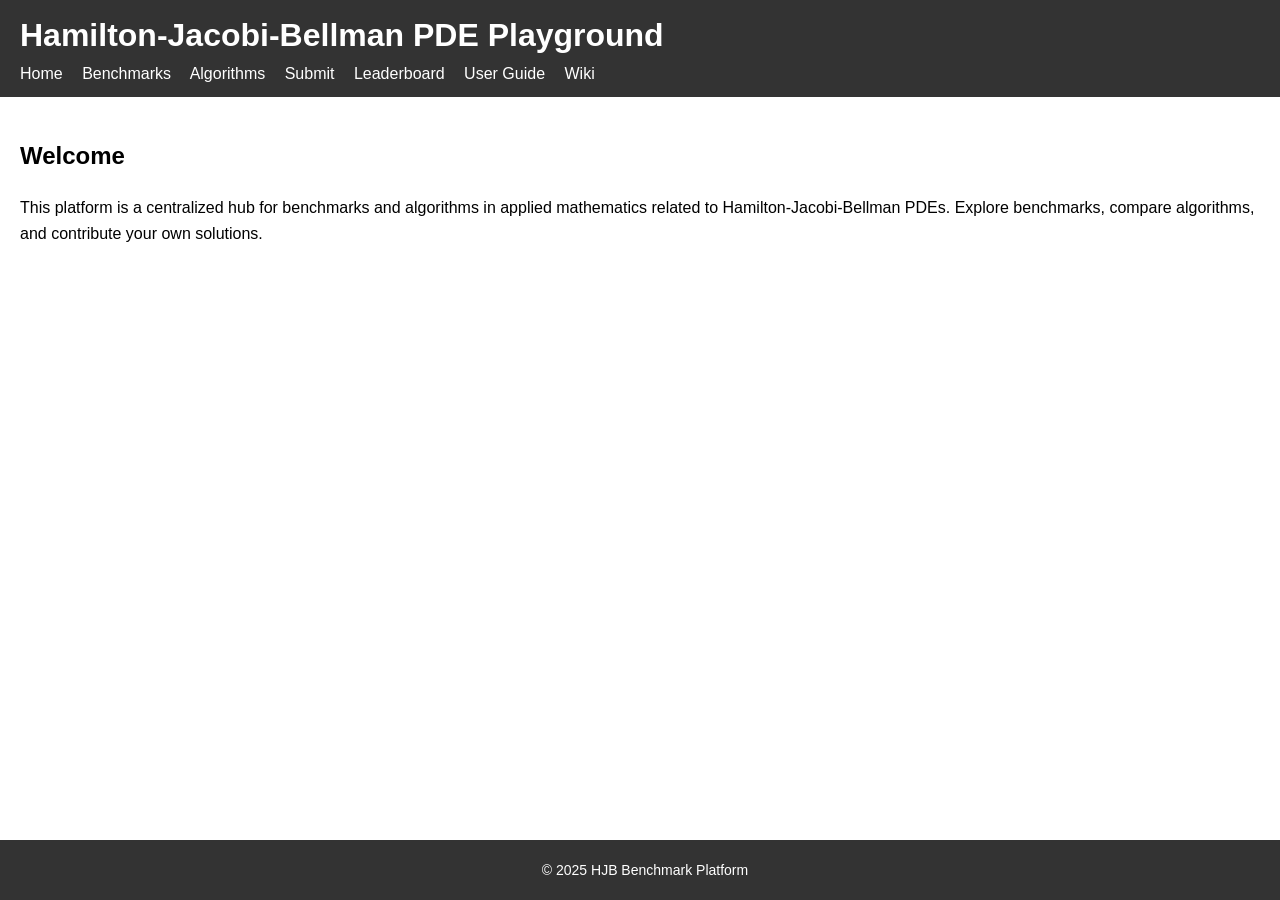
<file: index.html>
<!DOCTYPE html>
<html lang="en">
<head>
    <meta charset="UTF-8">
    <meta name="viewport" content="width=device-width, initial-scale=1.0">
    <title>Applied Math Benchmark Platform - Redirecting...</title>
    <meta http-equiv="refresh" content="0; url=docs/index.html">
    <script>
        window.location.href = "docs/index.html";
    </script>
</head>
<body>
    <p>Redirecting to the platform... <a href="docs/index.html">Click here if not redirected automatically</a></p>
</body>
</html>
</file>
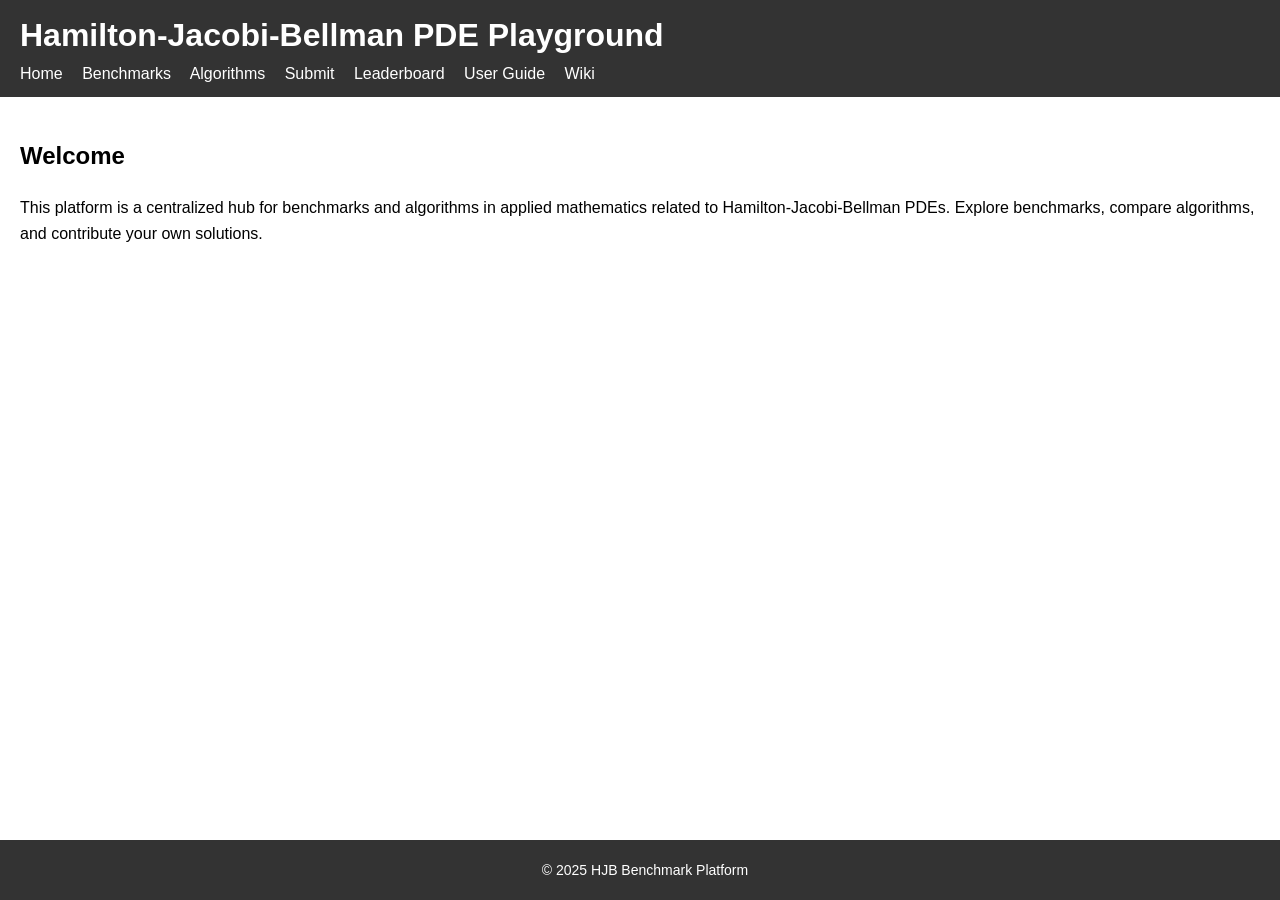
<file: docs/index.html>
<!DOCTYPE html>
<html lang="en">
<head>
    <meta charset="UTF-8">
    <meta name="viewport" content="width=device-width, initial-scale=1.0">
    <title>Applied Math Benchmark Platform</title>
    <link rel="stylesheet" href="styles.css">
</head>
<body>
    <div id="header"></div>
    <main>
        <section>
            <h2>Welcome</h2>
            <p>This platform is a centralized hub for benchmarks and algorithms in applied mathematics related to Hamilton-Jacobi-Bellman PDEs. Explore benchmarks, compare algorithms, and contribute your own solutions.</p>
        </section>
    </main>
    <div id="footer"></div>
    <script src="scripts/main.js"></script>
</body>
</html>
</file>
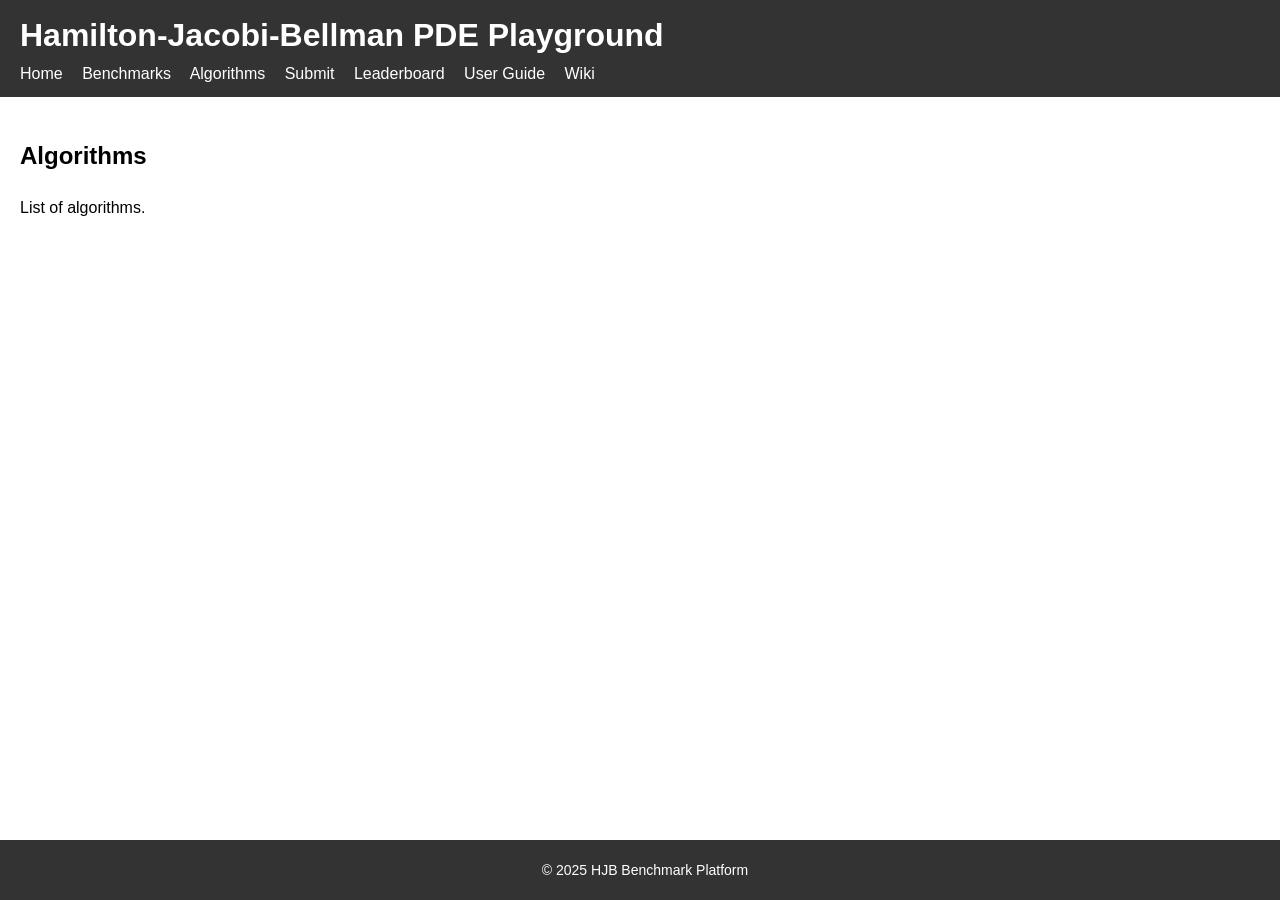
<file: docs/algorithms.html>
<!DOCTYPE html>
<html lang="en">
<head>
    <meta charset="UTF-8">
    <meta name="viewport" content="width=device-width, initial-scale=1.0">
    <title>Algorithms</title>
    <link rel="stylesheet" href="styles.css">
</head>
<body>
    <div id="header"></div>
    <main>
        <section>
            <h2>Algorithms</h2>
            <p>List of algorithms.</p>
        </section>
    </main>
    <div id="footer"></div>
    <script src="scripts/main.js"></script>
</body>
</html>
</file>
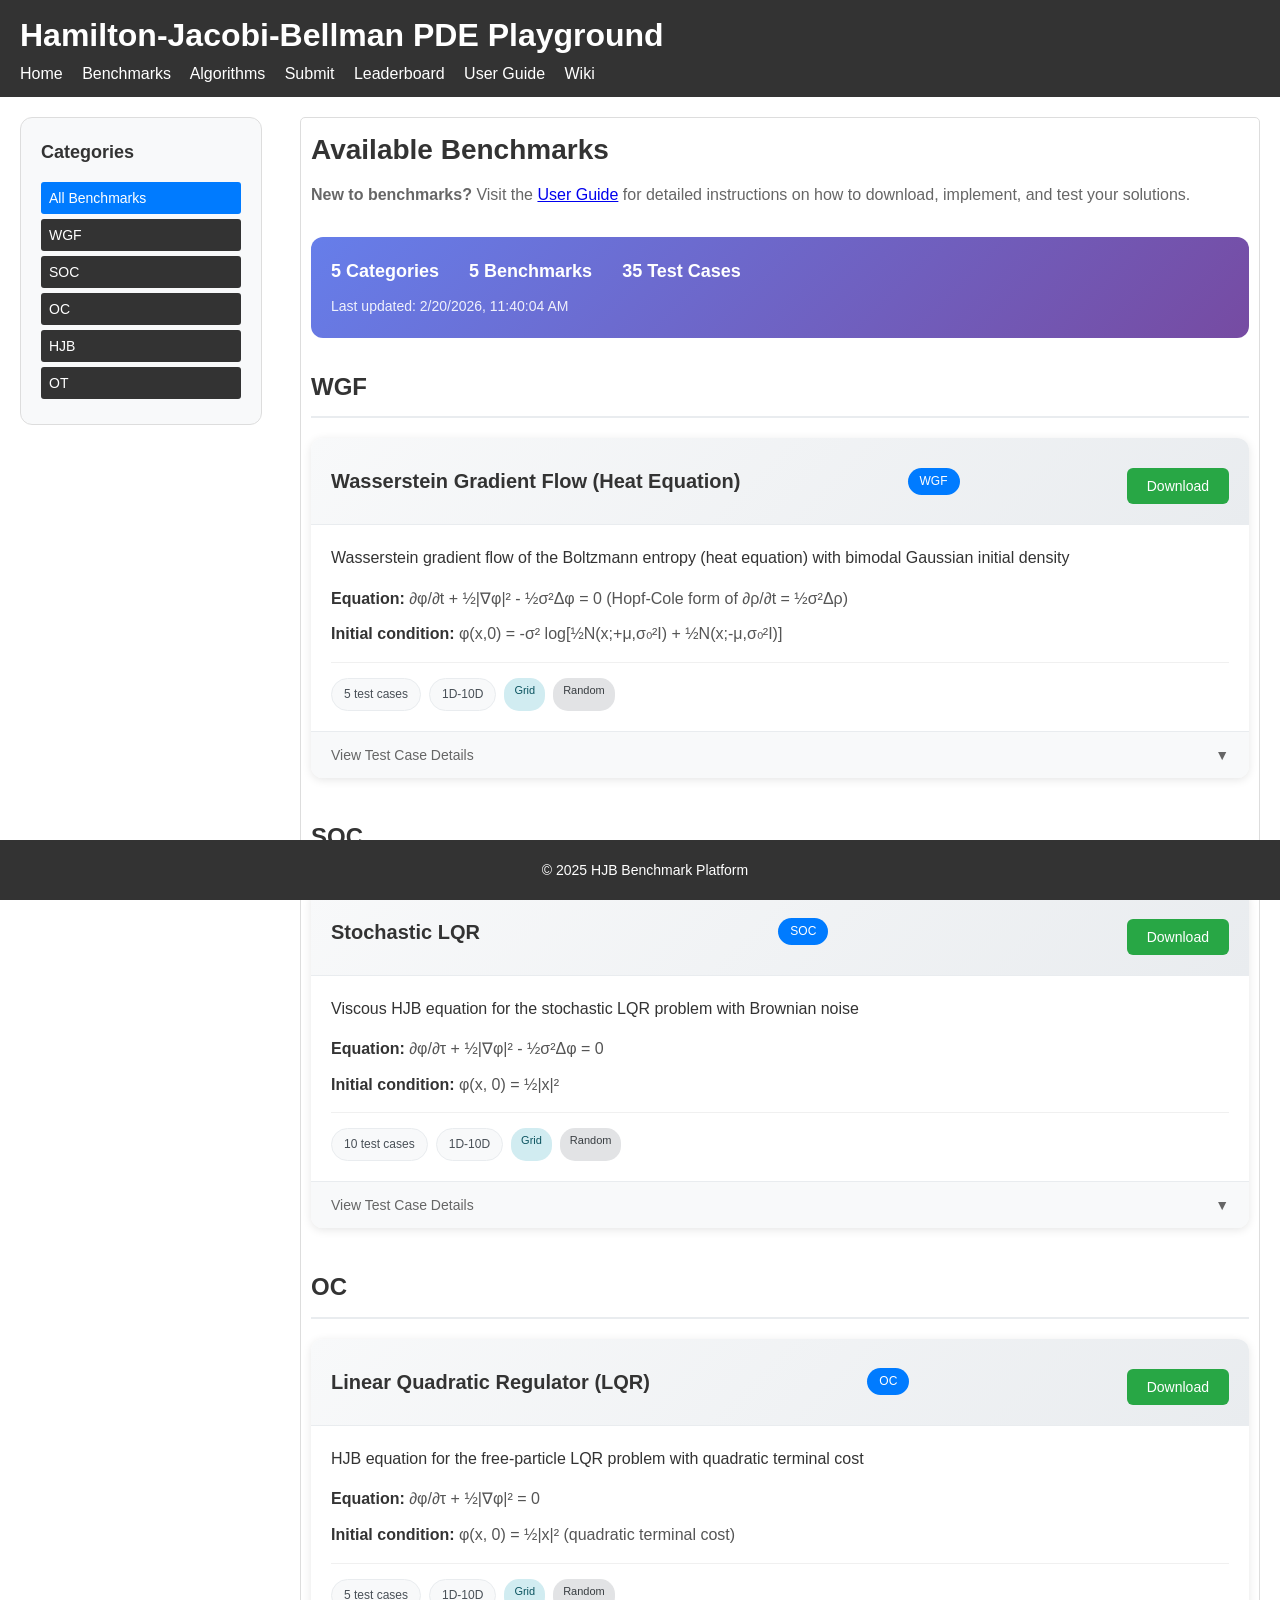
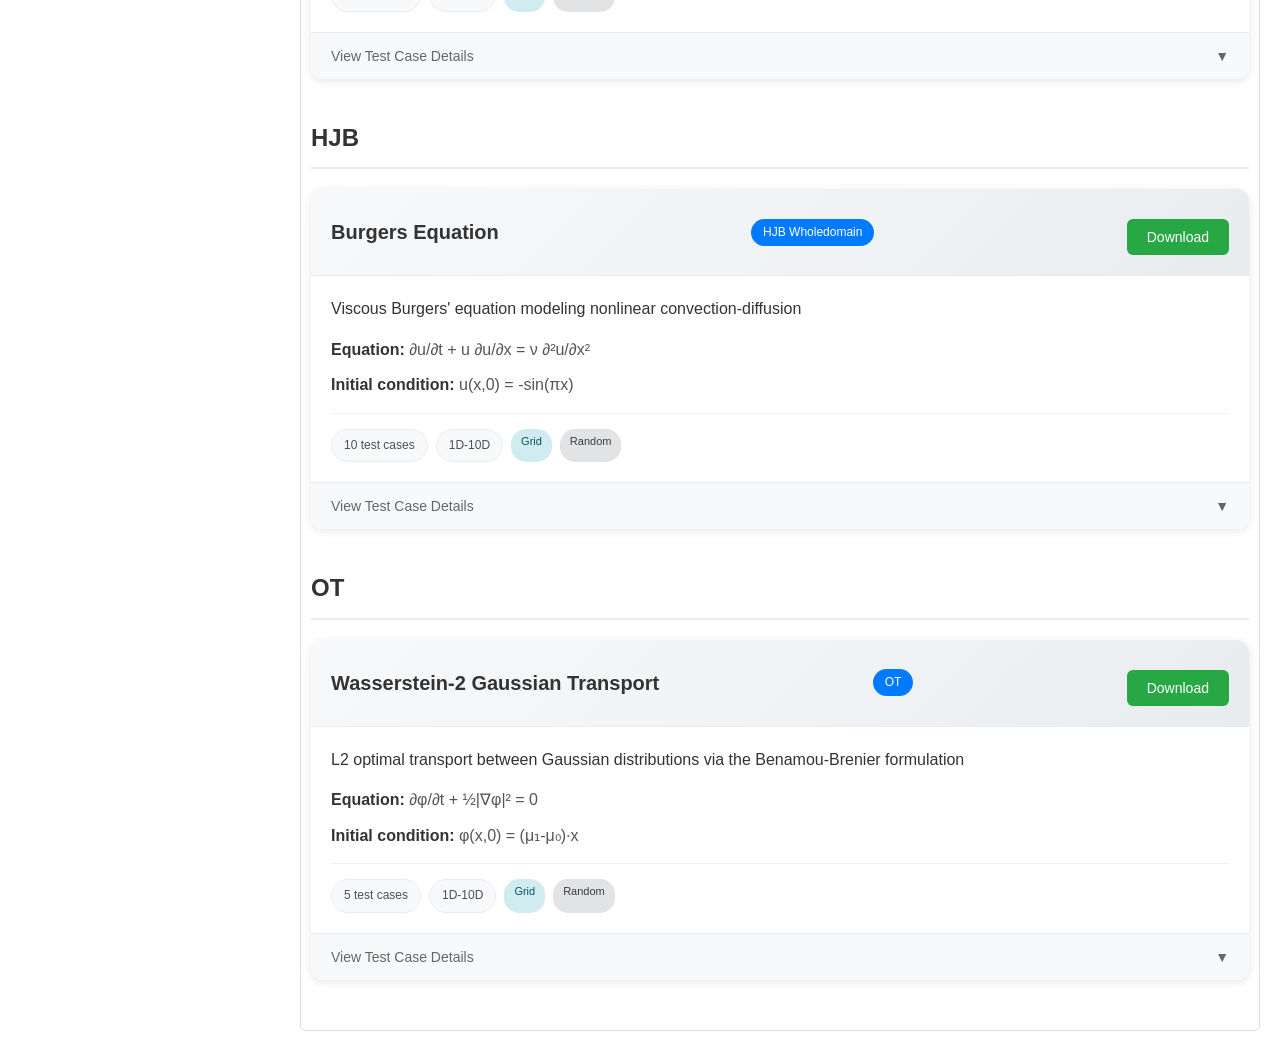
<file: docs/benchmarks.html>
<!DOCTYPE html>
<html lang="en">
<head>
    <meta charset="UTF-8">
    <meta name="viewport" content="width=device-width, initial-scale=1.0">
    <title>Benchmarks - HJB PDE Playground</title>
    <link rel="stylesheet" href="styles.css">
</head>
<body>
    <div id="header"></div>
    <main class="benchmarks-layout">
        <aside class="sidebar">
            <h3>Categories</h3>
            <div id="categories-list">
                <!-- Categories will be dynamically loaded -->
                <div id="categories-loading">Loading categories...</div>
            </div>
        </aside>
        <section class="content">
            <h2>Available Benchmarks</h2>
            <p><strong>New to benchmarks?</strong> Visit the <a href="user_guide.html">User Guide</a> for detailed instructions on how to download, implement, and test your solutions.</p>
            
            <!-- Benchmark Summary (dynamically populated) -->
            <div id="benchmark-summary" style="display: none;">
                <div class="summary-stats">
                    <span class="stat" id="total-categories">0 Categories</span>
                    <span class="stat" id="total-benchmarks">0 Benchmarks</span>
                    <span class="stat" id="total-test-cases">0 Test Cases</span>
                </div>
                <p class="last-updated" id="last-updated"></p>
            </div>
            
            <!-- Problems List (dynamically populated) -->
            <div id="problems-list">
                <div id="benchmarks-loading">Loading benchmarks...</div>
            </div>
        </section>
    </main>
    <div id="footer"></div>
    <script src="scripts/main.js"></script>
    <script src="scripts/benchmarks.js"></script>
</body>
</html>
</file>
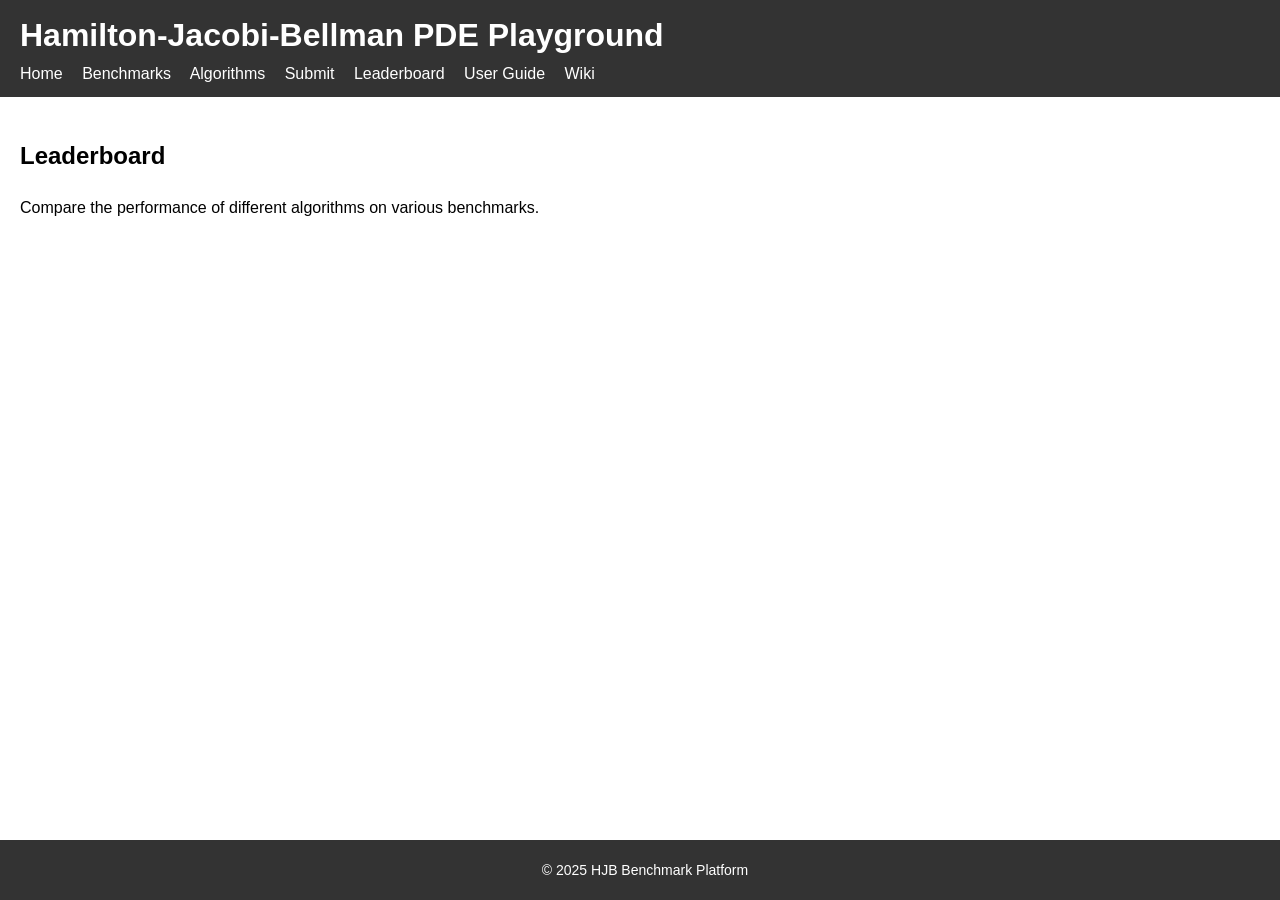
<file: docs/leaderboard.html>
<!DOCTYPE html>
<html lang="en">
<head>
    <meta charset="UTF-8">
    <meta name="viewport" content="width=device-width, initial-scale=1.0">
    <title>Leaderboard</title>
    <link rel="stylesheet" href="styles.css">
</head>
<body>
    <div id="header"></div>
    <main>
        <section>
            <h2>Leaderboard</h2>
            <p>Compare the performance of different algorithms on various benchmarks.</p>
        </section>
    </main>
    <div id="footer"></div>
    <script src="scripts/main.js"></script>
</body>
</html>
</file>
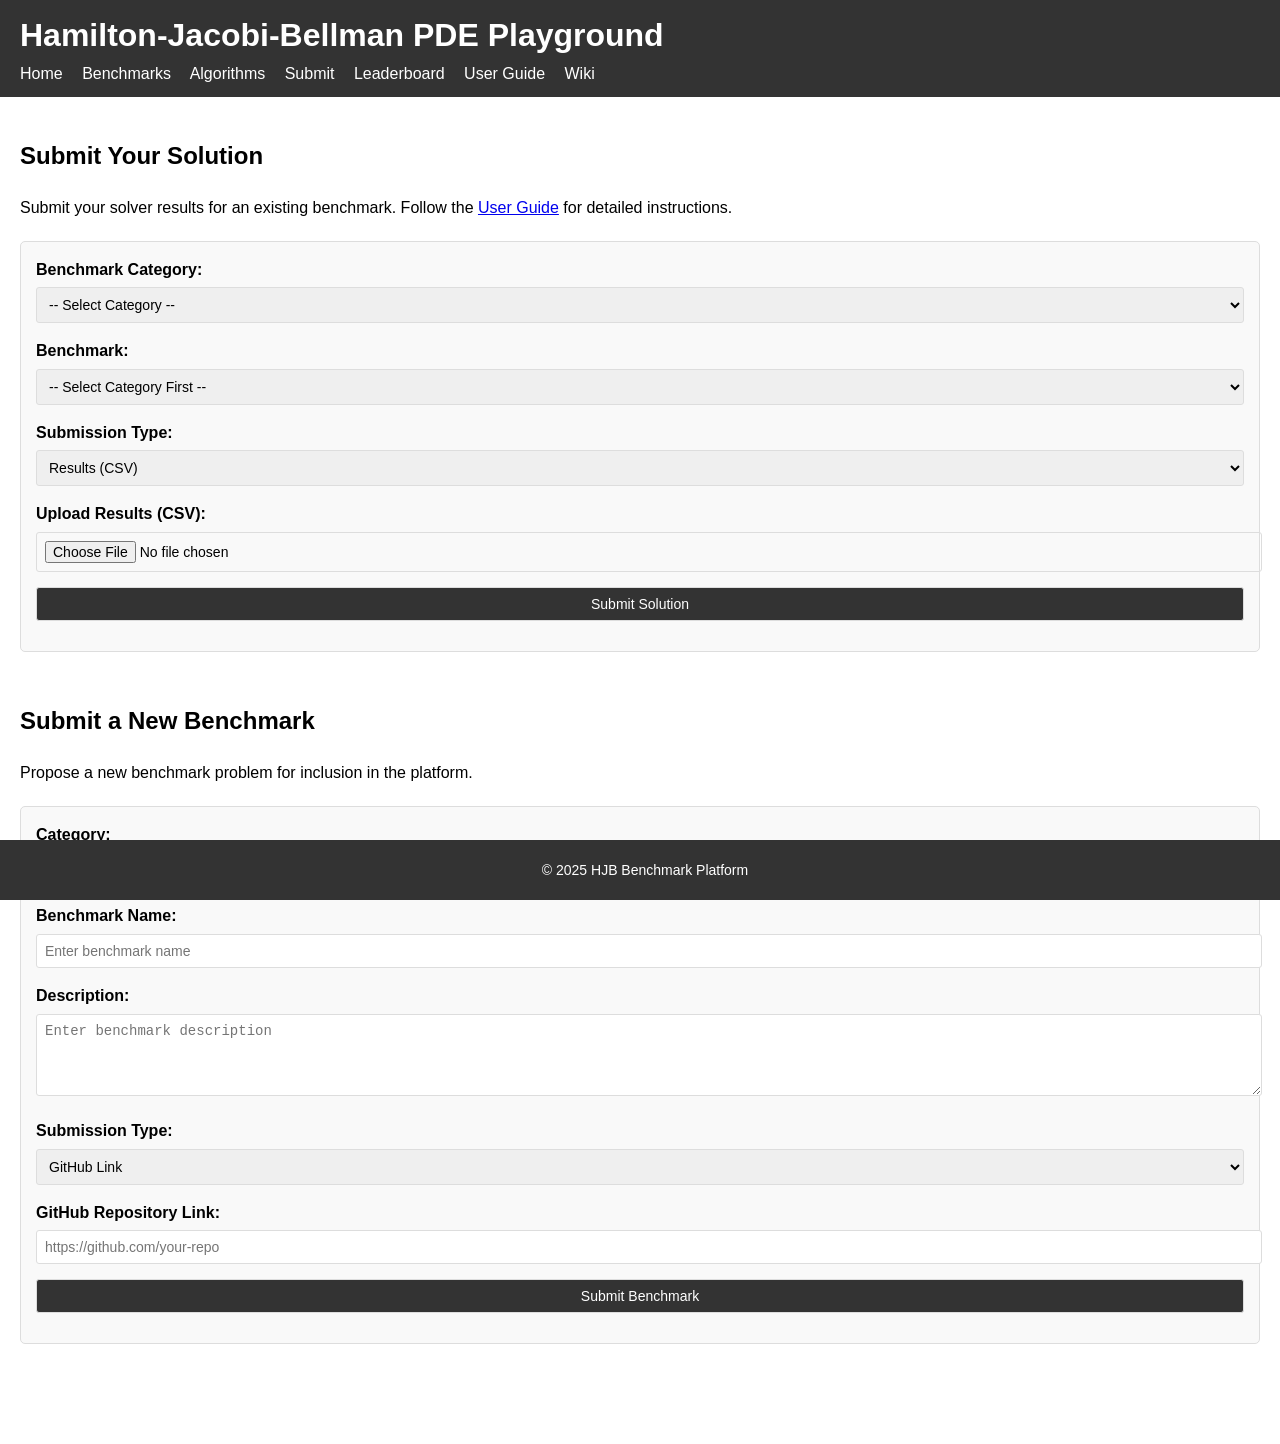
<file: docs/submission.html>
<!DOCTYPE html>
<html lang="en">
<head>
    <meta charset="UTF-8">
    <meta name="viewport" content="width=device-width, initial-scale=1.0">
    <title>Submit</title>
    <link rel="stylesheet" href="styles.css">
</head>
<body>
    <div id="header"></div>
    <main>
        <section>
            <h2>Submit Your Solution</h2>
            <p>Submit your solver results for an existing benchmark. Follow the <a href="user_guide.html">User Guide</a> for detailed instructions.</p>
            <form id="submission-form">
                <label for="solution-category">Benchmark Category:</label>
                <select id="solution-category" name="solution-category" onchange="loadBenchmarkNames()">
                    <option value="">-- Select Category --</option>
                    <option value="HJB">HJB (Hamilton-Jacobi-Bellman)</option>
                    <option value="OT">OT (Optimal Transport)</option>
                    <option value="OC">OC (Optimal Control)</option>
                    <option value="SOC">SOC (Stochastic Optimal Control)</option>
                    <option value="WGF">WGF (Wasserstein Gradient Flow)</option>
                </select>

                <label for="solution-benchmark">Benchmark:</label>
                <select id="solution-benchmark" name="solution-benchmark">
                    <option value="">-- Select Category First --</option>
                </select>

                <label for="submission-type">Submission Type:</label>
                <select id="submission-type" name="submission-type" onchange="toggleSubmissionFields()">
                    <option value="results">Results (CSV)</option>
                    <option value="github">GitHub Link</option>
                    <option value="code">Code Files (ZIP)</option>
                </select>

                <div id="results-field" class="submission-field">
                    <label for="results-file">Upload Results (CSV):</label>
                    <input type="file" id="results-file" name="results-file" accept=".csv">
                </div>

                <div id="solution-github-field" class="submission-field" style="display: none;">
                    <label for="solution-github-link">GitHub Repository Link:</label>
                    <input type="url" id="solution-github-link" name="solution-github-link" placeholder="https://github.com/your-repo">
                </div>

                <div id="code-field" class="submission-field" style="display: none;">
                    <label for="code-files">Upload Code Files (ZIP):</label>
                    <input type="file" id="code-files" name="code-files" accept=".zip">
                </div>

                <button type="submit">Submit Solution</button>
            </form>

            <h2>Submit a New Benchmark</h2>
            <p>Propose a new benchmark problem for inclusion in the platform.</p>
            <form id="benchmark-form">
                <label for="benchmark-category">Category:</label>
                <select id="benchmark-category" name="benchmark-category" required>
                    <option value="">-- Select Category --</option>
                    <option value="HJB">HJB (Hamilton-Jacobi-Bellman)</option>
                    <option value="OT">OT (Optimal Transport)</option>
                    <option value="OC">OC (Optimal Control)</option>
                    <option value="SOC">SOC (Stochastic Optimal Control)</option>
                    <option value="WGF">WGF (Wasserstein Gradient Flow)</option>
                </select>

                <label for="benchmark-name">Benchmark Name:</label>
                <input type="text" id="benchmark-name" name="benchmark-name" placeholder="Enter benchmark name" required>

                <label for="benchmark-description">Description:</label>
                <textarea id="benchmark-description" name="benchmark-description" placeholder="Enter benchmark description" rows="4" required></textarea>

                <label for="benchmark-type">Submission Type:</label>
                <select id="benchmark-type" name="benchmark-type" onchange="toggleBenchmarkFields()">
                    <option value="github">GitHub Link</option>
                    <option value="file">Upload Files (ZIP)</option>
                </select>

                <div id="benchmark-github-field" class="benchmark-field">
                    <label for="benchmark-github-link">GitHub Repository Link:</label>
                    <input type="url" id="benchmark-github-link" name="benchmark-github-link" placeholder="https://github.com/your-repo">
                </div>

                <div id="benchmark-file-field" class="benchmark-field" style="display: none;">
                    <label for="benchmark-files">Upload Files (ZIP):</label>
                    <input type="file" id="benchmark-files" name="benchmark-files" accept=".zip">
                </div>

                <button type="submit">Submit Benchmark</button>
            </form>
        </section>
    </main>
    <div id="footer"></div>
    <script src="scripts/main.js"></script>
    <script src="scripts/submission.js"></script>
</body>
</html>
</file>
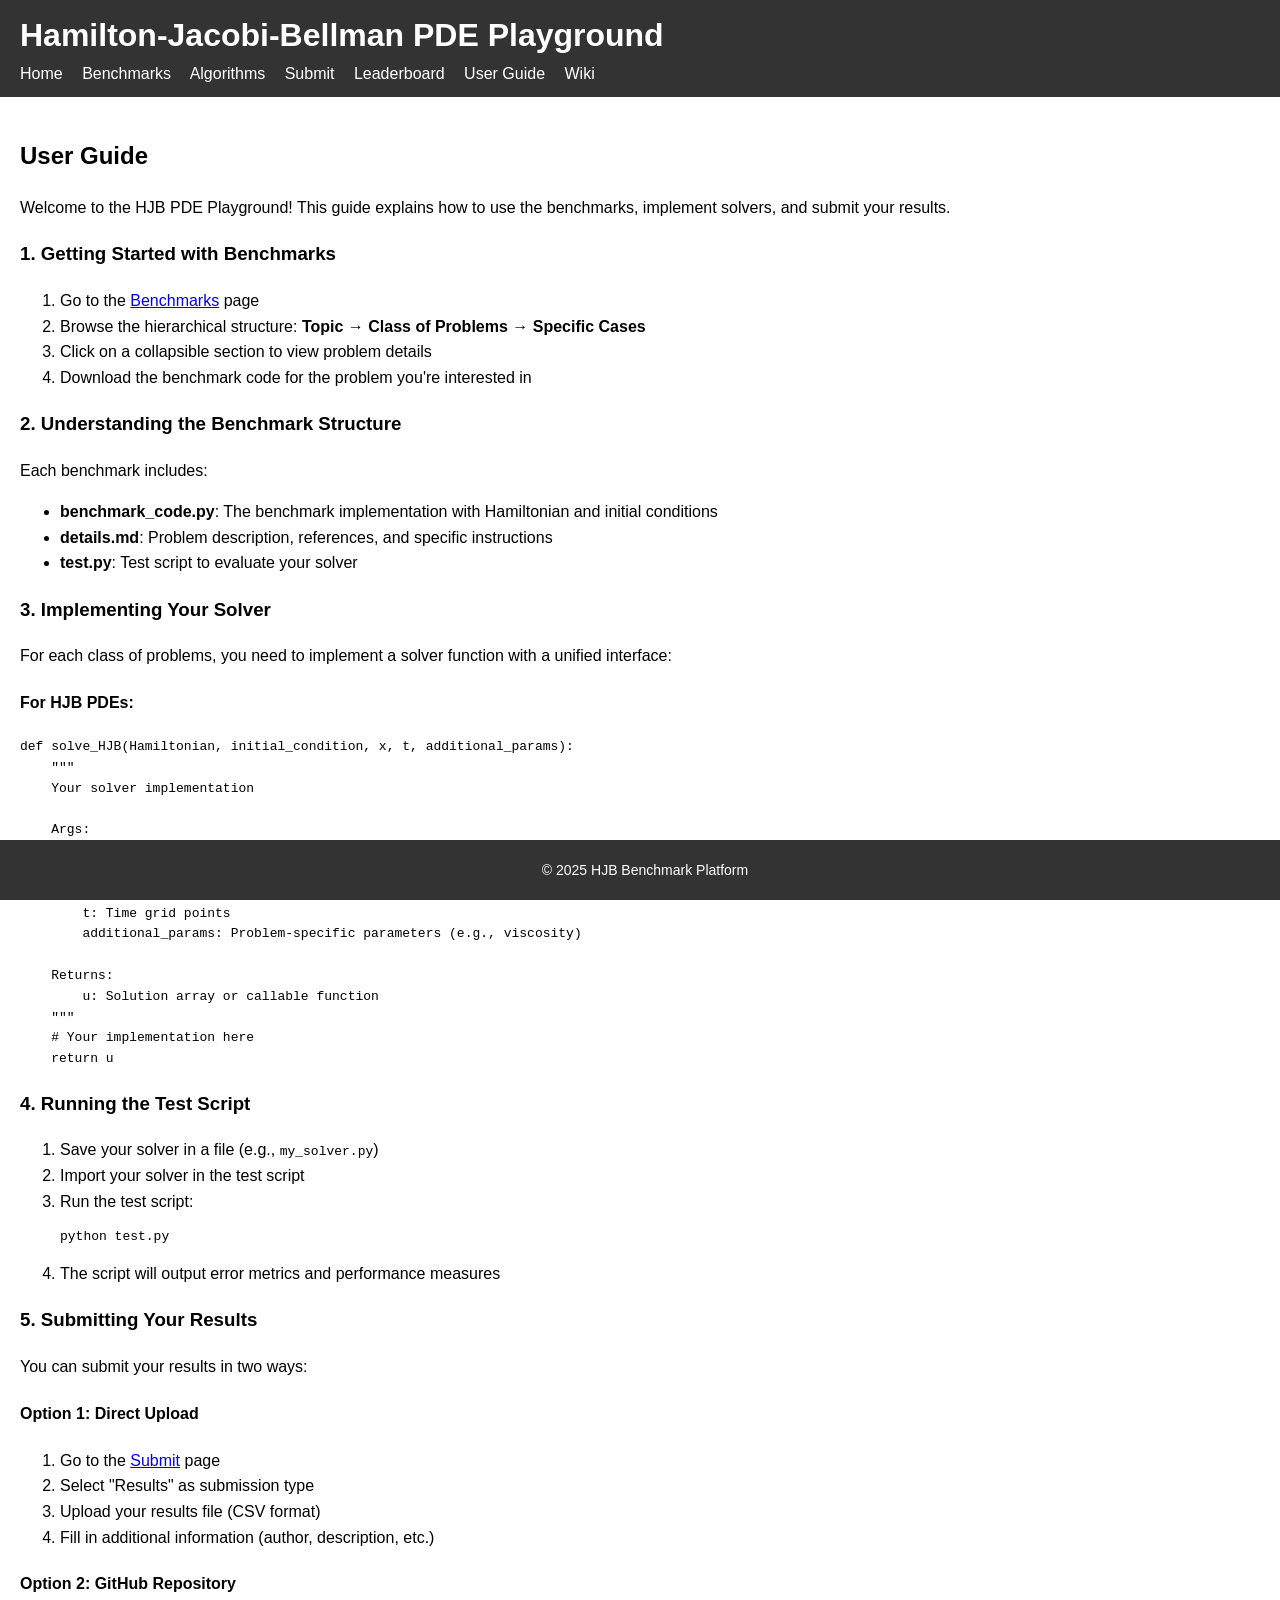
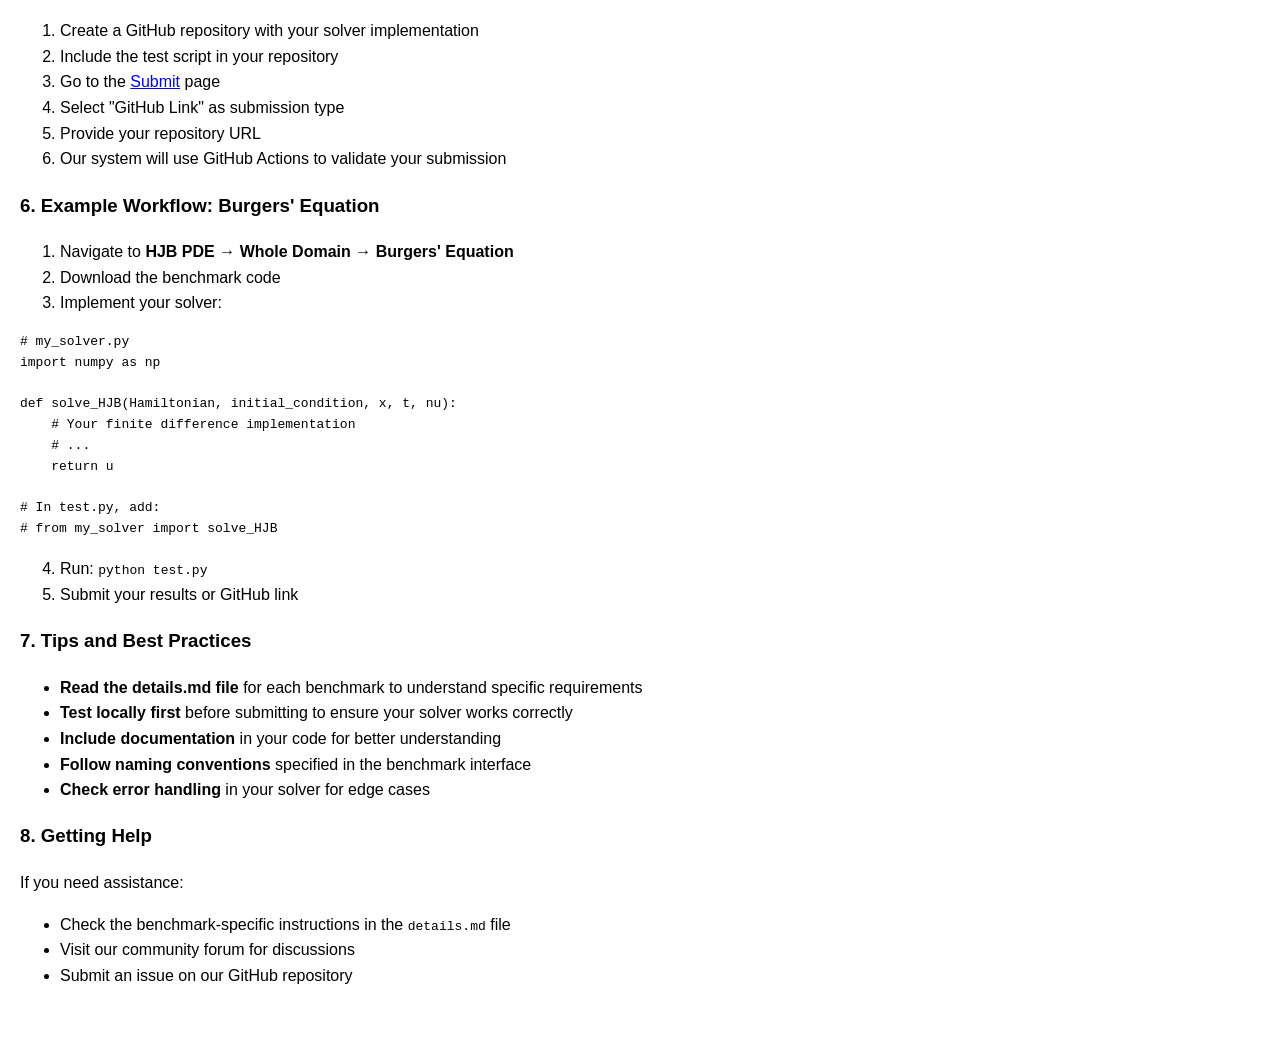
<file: docs/user_guide.html>
<!DOCTYPE html>
<html lang="en">
<head>
    <meta charset="UTF-8">
    <meta name="viewport" content="width=device-width, initial-scale=1.0">
    <title>User Guide - HJB PDE Playground</title>
    <link rel="stylesheet" href="styles.css">
</head>
<body>
    <div id="header"></div>
    <main>
        <section>
            <h2>User Guide</h2>
            <p>Welcome to the HJB PDE Playground! This guide explains how to use the benchmarks, implement solvers, and submit your results.</p>

            <h3>1. Getting Started with Benchmarks</h3>
            <ol>
                <li>Go to the <a href="benchmarks.html">Benchmarks</a> page</li>
                <li>Browse the hierarchical structure: <strong>Topic → Class of Problems → Specific Cases</strong></li>
                <li>Click on a collapsible section to view problem details</li>
                <li>Download the benchmark code for the problem you're interested in</li>
            </ol>

            <h3>2. Understanding the Benchmark Structure</h3>
            <p>Each benchmark includes:</p>
            <ul>
                <li><strong>benchmark_code.py</strong>: The benchmark implementation with Hamiltonian and initial conditions</li>
                <li><strong>details.md</strong>: Problem description, references, and specific instructions</li>
                <li><strong>test.py</strong>: Test script to evaluate your solver</li>
            </ul>

            <h3>3. Implementing Your Solver</h3>
            <p>For each class of problems, you need to implement a solver function with a unified interface:</p>
            <h4>For HJB PDEs:</h4>
            <pre><code>def solve_HJB(Hamiltonian, initial_condition, x, t, additional_params):
    """
    Your solver implementation
    
    Args:
        Hamiltonian: Function defining the Hamiltonian
        initial_condition: Function defining the initial condition
        x: Spatial grid points
        t: Time grid points
        additional_params: Problem-specific parameters (e.g., viscosity)
    
    Returns:
        u: Solution array or callable function
    """
    # Your implementation here
    return u</code></pre>

            <h3>4. Running the Test Script</h3>
            <ol>
                <li>Save your solver in a file (e.g., <code>my_solver.py</code>)</li>
                <li>Import your solver in the test script</li>
                <li>Run the test script:
                    <pre><code>python test.py</code></pre>
                </li>
                <li>The script will output error metrics and performance measures</li>
            </ol>

            <h3>5. Submitting Your Results</h3>
            <p>You can submit your results in two ways:</p>
            
            <h4>Option 1: Direct Upload</h4>
            <ol>
                <li>Go to the <a href="submission.html">Submit</a> page</li>
                <li>Select "Results" as submission type</li>
                <li>Upload your results file (CSV format)</li>
                <li>Fill in additional information (author, description, etc.)</li>
            </ol>

            <h4>Option 2: GitHub Repository</h4>
            <ol>
                <li>Create a GitHub repository with your solver implementation</li>
                <li>Include the test script in your repository</li>
                <li>Go to the <a href="submission.html">Submit</a> page</li>
                <li>Select "GitHub Link" as submission type</li>
                <li>Provide your repository URL</li>
                <li>Our system will use GitHub Actions to validate your submission</li>
            </ol>

            <h3>6. Example Workflow: Burgers' Equation</h3>
            <ol>
                <li>Navigate to <strong>HJB PDE → Whole Domain → Burgers' Equation</strong></li>
                <li>Download the benchmark code</li>
                <li>Implement your solver:</li>
            </ol>
            <pre><code># my_solver.py
import numpy as np

def solve_HJB(Hamiltonian, initial_condition, x, t, nu):
    # Your finite difference implementation
    # ...
    return u

# In test.py, add:
# from my_solver import solve_HJB</code></pre>
            <ol start="4">
                <li>Run: <code>python test.py</code></li>
                <li>Submit your results or GitHub link</li>
            </ol>

            <h3>7. Tips and Best Practices</h3>
            <ul>
                <li><strong>Read the details.md file</strong> for each benchmark to understand specific requirements</li>
                <li><strong>Test locally first</strong> before submitting to ensure your solver works correctly</li>
                <li><strong>Include documentation</strong> in your code for better understanding</li>
                <li><strong>Follow naming conventions</strong> specified in the benchmark interface</li>
                <li><strong>Check error handling</strong> in your solver for edge cases</li>
            </ul>

            <h3>8. Getting Help</h3>
            <p>If you need assistance:</p>
            <ul>
                <li>Check the benchmark-specific instructions in the <code>details.md</code> file</li>
                <li>Visit our community forum for discussions</li>
                <li>Submit an issue on our GitHub repository</li>
            </ul>
        </section>
    </main>
    <div id="footer"></div>
    <script src="scripts/main.js"></script>
</body>
</html>
</file>
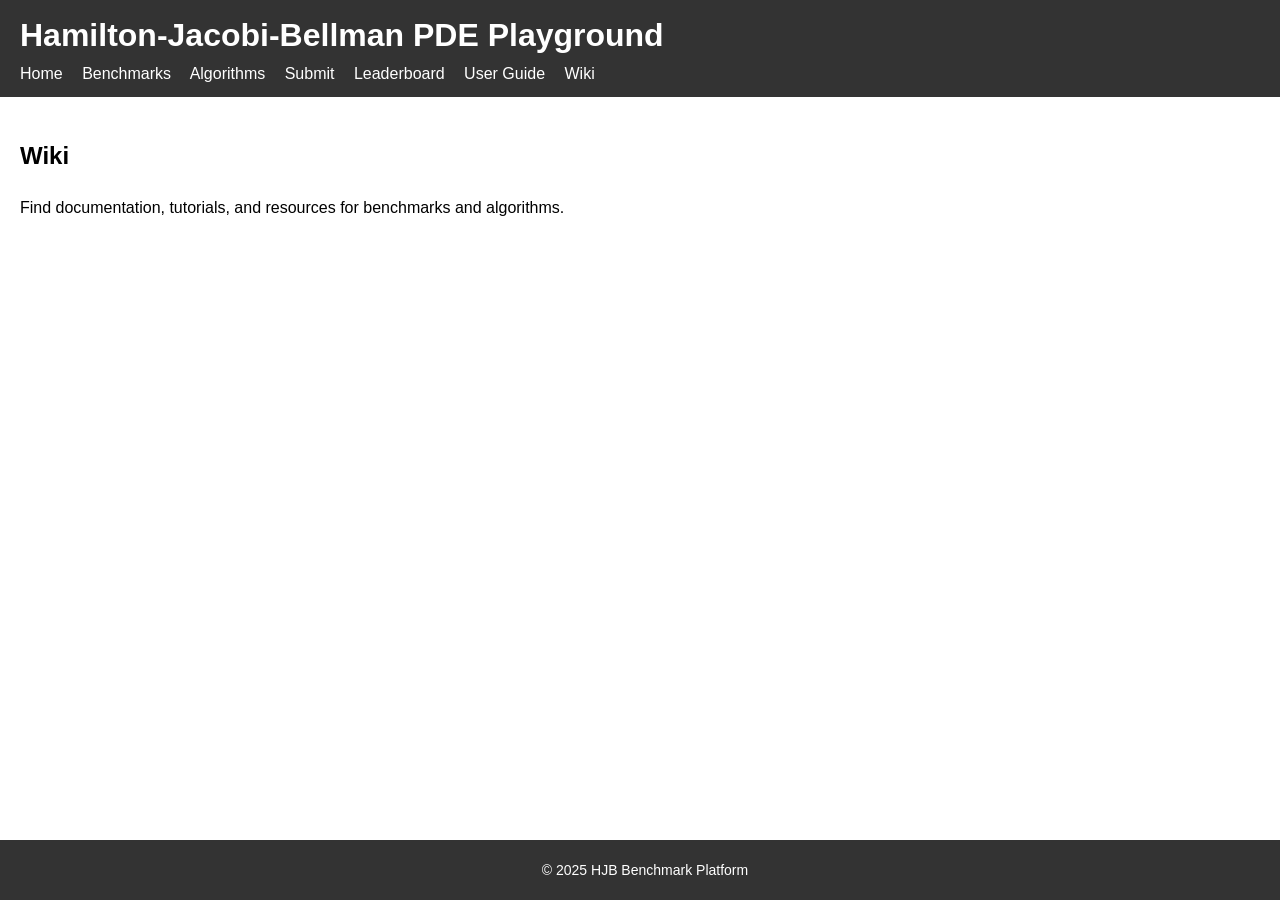
<file: docs/wiki.html>
<!DOCTYPE html>
<html lang="en">
<head>
    <meta charset="UTF-8">
    <meta name="viewport" content="width=device-width, initial-scale=1.0">
    <title>Wiki</title>
    <link rel="stylesheet" href="styles.css">
</head>
<body>
    <div id="header"></div>
    <main>
        <section>
            <h2>Wiki</h2>
            <p>Find documentation, tutorials, and resources for benchmarks and algorithms.</p>
        </section>
    </main>
    <div id="footer"></div>
    <script src="scripts/main.js"></script>
</body>
</html>
</file>
<file: docs/styles.css>
body {
    font-family: Arial, sans-serif;
    margin: 0;
    padding: 0;
    line-height: 1.6;
}

header {
    background: #333;
    color: #fff;
    padding: 10px 20px;
}

header h1 {
    margin: 0;
}

nav a {
    color: #fff;
    text-decoration: none;
    margin-right: 15px;
}

nav a:hover {
    text-decoration: underline;
}

/* Responsive navigation for smaller screens */
/* @media (max-width: 768px) {
  nav {
      flex-direction: column;
      gap: 10px;
  }
} */

main {
    padding: 20px;
    padding-bottom: 50px; /* Ensure enough space between content and footer */
}

footer {
  text-align: center;
  padding: 5px;                    /* Reduced from 10px */
  background: #333;
  color: #fff;
  position: fixed;
  bottom: 0;
  width: 100%;
  height: auto;                    /* Ensure it only takes needed height */
  font-size: 14px;                /* Optional: slightly smaller font */
}

table {
    border-collapse: collapse;
    width: 100%;
}

th, td {
    border: 1px solid #ddd;
    padding: 8px;
    text-align: left;
}

th {
    background-color: #f4f4f4;
}

/* Benchmarks Page Layout */
.benchmarks-layout {
    display: flex;
    flex-direction: row;
    gap: 20px;
    padding: 20px;
}

.sidebar {
    width: 200px;
    background-color: #f4f4f4;
    padding: 10px;
    border: 1px solid #ddd;
    border-radius: 5px;
}

.sidebar h3 {
    margin-top: 0;
}

.sidebar ul {
    list-style: none;
    padding: 0;
}

.sidebar li {
    margin-bottom: 10px;
}

.sidebar button {
    width: 100%;
    padding: 8px;
    background-color: #333;
    color: #fff;
    border: none;
    border-radius: 3px;
    cursor: pointer;
    text-align: left;
}

.sidebar button:hover {
    background-color: #555;
}

.content {
    flex: 1;
    padding: 10px;
    border: 1px solid #ddd;
    border-radius: 5px;
    background-color: #fff;
}

#problems-list {
    margin-top: 20px;
}

/* Form Styling */
form {
    margin-top: 20px;
    padding: 15px;
    border: 1px solid #ddd;
    border-radius: 5px;
    background-color: #f9f9f9;
    margin-bottom: 50px; /* Add space below the form */
}

form label {
    display: block;
    margin-bottom: 5px;
    font-weight: bold;
}

form input, form select, form textarea, form button {
    width: 100%;
    padding: 8px;
    margin-bottom: 15px;
    border: 1px solid #ddd;
    border-radius: 3px;
    font-size: 14px;
}

form textarea {
    resize: vertical;
}

form button {
    background-color: #333;
    color: #fff;
    cursor: pointer;
}

form button:hover {
    background-color: #555;
}

/* Collapsible Panel Styling */
.collapsible {
    background-color: #f4f4f4;
    color: #333;
    cursor: pointer;
    padding: 15px;
    width: 100%;
    border: 1px solid #ddd;
    text-align: left;
    outline: none;
    font-size: 16px;
    font-weight: bold;
    margin-bottom: 5px;
    border-radius: 5px;
    transition: background-color 0.3s;
}

.collapsible:hover {
    background-color: #e8e8e8;
}

.collapsible.active {
    background-color: #333;
    color: white;
}

.collapsible:after {
    content: '\002B'; /* Unicode for "+" symbol */
    color: #333;
    font-weight: bold;
    float: right;
    margin-left: 5px;
}

.collapsible.active:after {
    content: "\2212"; /* Unicode for "-" symbol */
    color: white;
}

/* Collapsible Content */
.collapsible-content {
    max-height: 0;
    overflow: hidden;
    transition: max-height 0.3s ease-out;
    background-color: #f9f9f9;
    border: 1px solid #ddd;
    border-top: none;
    border-radius: 0 0 5px 5px;
}

.collapsible-content.active {
    max-height: 500px; /* Adjust based on content needs */
    transition: max-height 0.3s ease-in;
}

.collapsible-inner {
    padding: 15px;
}

.collapsible-inner h4 {
    margin-top: 0;
    color: #333;
}

.collapsible-inner p {
    margin-bottom: 10px;
    line-height: 1.5;
}

.collapsible-inner pre {
    background-color: #f0f0f0;
    padding: 10px;
    border-radius: 3px;
    overflow-x: auto;
    font-size: 13px;
}

.download-btn {
    background-color: #007bff;
    color: white;
    padding: 8px 16px;
    border: none;
    border-radius: 3px;
    cursor: pointer;
    text-decoration: none;
    display: inline-block;
    margin-top: 10px;
    font-size: 14px;
}

.download-btn:hover {
    background-color: #0056b3;
}

/* .benchmark-links {
    margin-top: 10px;
}

.benchmark-links a {
    color: #007bff;
    text-decoration: none;
    margin-right: 15px;
}

.benchmark-links a:hover {
    text-decoration: underline;
}


.details-panel {
  margin-top: 15px;
  padding: 20px;
  background-color: #f8f9fa;
  border-left: 4px solid #007bff;
  border-radius: 5px;
  box-shadow: 0 2px 4px rgba(0,0,0,0.1);
}

.details-content {
  max-height: 400px;
  overflow-y: auto;
}

.details-section {
  margin-bottom: 20px;
}

.details-section h5 {
  color: #007bff;
  margin-bottom: 10px;
  font-size: 1.1em;
}

.details-section pre {
  background-color: #f1f3f4;
  padding: 10px;
  border-radius: 3px;
  font-size: 0.9em;
  overflow-x: auto;
}

.details-section ul {
  margin-left: 20px;
}

.details-btn, .download-btn {
  margin-right: 10px;
  margin-bottom: 10px;
}

// Test case details styling 
.detailed-info {
    margin-top: 15px;
    border-top: 1px solid #e0e0e0;
    padding-top: 15px;
}

.expand-btn {
    background: none;
    border: 1px solid #ddd;
    padding: 8px 12px;
    border-radius: 6px;
    cursor: pointer;
    font-size: 14px;
    color: #666;
    transition: all 0.2s;
    display: flex;
    align-items: center;
    gap: 8px;
    width: 100%;
    justify-content: space-between;
}

.expand-btn:hover {
    background-color: #f5f5f5;
    border-color: #ccc;
}

.details-content {
    margin-top: 15px;
    padding: 15px;
    background-color: #fafafa;
    border-radius: 6px;
}

.testing-overview {
    margin-bottom: 20px;
}

.test-aspects {
    display: flex;
    flex-direction: column;
    gap: 8px;
}

.aspect {
    padding: 8px;
    background-color: white;
    border-radius: 4px;
    border-left: 3px solid #007bff;
}

.test-cases-table table {
    width: 100%;
    border-collapse: collapse;
    margin-top: 10px;
    font-size: 13px;
}

.test-cases-table th,
.test-cases-table td {
    padding: 8px;
    text-align: left;
    border-bottom: 1px solid #eee;
}

.test-cases-table th {
    background-color: #f8f9fa;
    font-weight: 600;
    color: #555;
}

// Physics regime row styling 
.conservation-law-case {
    background-color: #fff3cd;
}

.diffusion-dominated-case {
    background-color: #d4edda;
}

.highly-viscous-case {
    background-color: #f8d7da;
}

// Badge styling 
.quick-summary {
    display: flex;
    flex-wrap: wrap;
    gap: 6px;
    margin-top: 10px;
}

.summary-badge, .badge {
    display: inline-block;
    padding: 4px 8px;
    border-radius: 12px;
    font-size: 11px;
    font-weight: 500;
    background-color: #e9ecef;
    color: #495057;
}

.badge.conservation-law {
    background-color: #fff3cd;
    color: #856404;
}

.badge.diffusion-dominated {
    background-color: #d4edda;
    color: #155724;
}

.badge.point-grid {
    background-color: #d1ecf1;
    color: #0c5460;
}

.badge.point-random {
    background-color: #e2e3e5;
    color: #383d41;
}

.parameter-summary {
    margin-top: 15px;
}

.param-group {
    margin-bottom: 10px;
}

.param-group h6 {
    margin: 0 0 5px 0;
    font-size: 13px;
    color: #555;
    font-weight: 600;
}

.param-badges {
    display: flex;
    flex-wrap: wrap;
    gap: 4px;
} */

/* Benchmark page improvements */
.benchmarks-layout {
    display: grid;
    grid-template-columns: 250px 1fr;
    gap: 30px;
    max-width: 1400px;
    margin: 0 auto;
    padding: 20px;
}

.sidebar {
    background: #f8f9fa;
    border-radius: 12px;
    padding: 20px;
    height: fit-content;
    position: sticky;
    top: 20px;
}

.sidebar h3 {
    margin: 0 0 15px 0;
    color: #333;
    font-size: 18px;
}

.category-btn {
    display: block;
    width: 100%;
    text-align: left;
    background: none;
    border: none;
    padding: 12px 15px;
    margin-bottom: 5px;
    border-radius: 8px;
    cursor: pointer;
    transition: all 0.2s;
    font-size: 14px;
    color: #666;
}

.category-btn:hover {
    background-color: #e9ecef;
    color: #333;
}

.category-btn.active {
    background-color: #007bff;
    color: white;
    font-weight: 500;
}

/* Main content area */
.content {
    min-height: 100vh;
}

.content h2 {
    margin: 0 0 10px 0;
    color: #333;
    font-size: 28px;
}

.content > p {
    margin: 0 0 30px 0;
    color: #666;
    font-size: 16px;
    line-height: 1.5;
}

/* Benchmark summary stats */
#benchmark-summary {
    background: linear-gradient(135deg, #667eea 0%, #764ba2 100%);
    color: white;
    padding: 20px;
    border-radius: 12px;
    margin-bottom: 30px;
}

.summary-stats {
    display: flex;
    gap: 30px;
    margin-bottom: 10px;
}

.stat {
    font-size: 18px;
    font-weight: 600;
}

.last-updated {
    margin: 0;
    opacity: 0.9;
    font-size: 14px;
}

/* Category sections */
.category-section {
    margin-bottom: 40px;
}

.category-section h3 {
    color: #333;
    font-size: 24px;
    margin: 0 0 20px 0;
    padding-bottom: 10px;
    border-bottom: 2px solid #e9ecef;
}

/* Benchmark cards */
.benchmark-card {
    background: white;
    border-radius: 12px;
    box-shadow: 0 2px 10px rgba(0,0,0,0.1);
    margin-bottom: 25px;
    overflow: hidden;
    transition: transform 0.2s, box-shadow 0.2s;
}

.benchmark-card:hover {
    transform: translateY(-2px);
    box-shadow: 0 4px 20px rgba(0,0,0,0.15);
}

/* Card header */
.benchmark-header {
    background: linear-gradient(135deg, #f8f9fa 0%, #e9ecef 100%);
    padding: 20px;
    display: flex;
    justify-content: space-between;
    align-items: center;
    border-bottom: 1px solid #e9ecef;
}

.benchmark-header h4 {
    margin: 0;
    color: #333;
    font-size: 20px;
    font-weight: 600;
}

.category-badge {
    background: #007bff;
    color: white;
    padding: 4px 12px;
    border-radius: 20px;
    font-size: 12px;
    font-weight: 500;
}

.download-btn {
    background: #28a745;
    color: white;
    border: none;
    padding: 10px 20px;
    border-radius: 6px;
    cursor: pointer;
    font-weight: 500;
    transition: background-color 0.2s;
}

.download-btn:hover {
    background: #218838;
}

/* Card description */
.benchmark-description {
    padding: 20px;
}

.benchmark-description p {
    margin: 0 0 10px 0;
    line-height: 1.6;
    color: #555;
}

.benchmark-description p:first-child {
    font-size: 16px;
    color: #333;
    margin-bottom: 15px;
}

.benchmark-description strong {
    color: #333;
}

/* Quick summary badges */
.quick-summary {
    display: flex;
    flex-wrap: wrap;
    gap: 8px;
    margin-top: 15px;
    padding-top: 15px;
    border-top: 1px solid #f0f0f0;
}

.summary-badge {
    background: #f8f9fa;
    color: #495057;
    padding: 6px 12px;
    border-radius: 20px;
    font-size: 12px;
    font-weight: 500;
    border: 1px solid #e9ecef;
}

/* Detailed info section */
.detailed-info {
    border-top: 1px solid #e9ecef;
}

.expand-btn {
    width: 100%;
    background: #f8f9fa;
    border: none;
    padding: 15px 20px;
    cursor: pointer;
    display: flex;
    justify-content: space-between;
    align-items: center;
    font-size: 14px;
    font-weight: 500;
    color: #666;
    transition: background-color 0.2s;
}

.expand-btn:hover {
    background: #e9ecef;
}

.expand-btn .icon {
    transition: transform 0.2s;
}

.expand-btn.expanded .icon {
    transform: rotate(180deg);
}

/* Details content */
.details-content {
    padding: 20px;
    background: #fafafa;
    border-top: 1px solid #e9ecef;
}

/* Testing overview */
.testing-overview {
    margin-bottom: 25px;
}

.testing-overview h5 {
    margin: 0 0 15px 0;
    color: #333;
    font-size: 16px;
    font-weight: 600;
}

.test-aspects {
    display: grid;
    gap: 10px;
}

.aspect {
    background: white;
    padding: 15px;
    border-radius: 8px;
    border-left: 4px solid #007bff;
    box-shadow: 0 1px 3px rgba(0,0,0,0.1);
}

.aspect strong {
    color: #333;
    display: block;
    margin-bottom: 5px;
}

/* Test cases table */
.test-cases-table {
    margin-bottom: 25px;
}

.test-cases-table h5 {
    margin: 0 0 15px 0;
    color: #333;
    font-size: 16px;
    font-weight: 600;
}

.test-cases-table table {
    width: 100%;
    border-collapse: collapse;
    background: white;
    border-radius: 8px;
    overflow: hidden;
    box-shadow: 0 1px 3px rgba(0,0,0,0.1);
}

.test-cases-table th {
    background: #f8f9fa;
    padding: 12px;
    text-align: left;
    font-weight: 600;
    color: #555;
    font-size: 13px;
    border-bottom: 2px solid #e9ecef;
}

.test-cases-table td {
    padding: 12px;
    border-bottom: 1px solid #f0f0f0;
    font-size: 13px;
    color: #555;
}

.test-cases-table tr:hover {
    background: #f8f9fa;
}

/* Physics regime styling */
.conservation-law-case {
    border-left: 4px solid #ffc107;
}

.diffusion-dominated-case {
    border-left: 4px solid #28a745;
}

.highly-viscous-case {
    border-left: 4px solid #dc3545;
}

/* Parameter summary */
.parameter-summary {
    background: white;
    padding: 20px;
    border-radius: 8px;
    box-shadow: 0 1px 3px rgba(0,0,0,0.1);
}

.param-group {
    margin-bottom: 15px;
}

.param-group:last-child {
    margin-bottom: 0;
}

.param-group h6 {
    margin: 0 0 8px 0;
    color: #333;
    font-size: 14px;
    font-weight: 600;
}

.param-badges {
    display: flex;
    flex-wrap: wrap;
    gap: 6px;
}

.badge {
    padding: 4px 10px;
    border-radius: 15px;
    font-size: 11px;
    font-weight: 500;
    background: #e9ecef;
    color: #495057;
}

.badge.conservation-law {
    background: #fff3cd;
    color: #856404;
}

.badge.diffusion-dominated {
    background: #d4edda;
    color: #155724;
}

.badge.point-grid {
    background: #d1ecf1;
    color: #0c5460;
}

.badge.point-random {
    background: #e2e3e5;
    color: #383d41;
}

/* Responsive design */
@media (max-width: 768px) {
    .benchmarks-layout {
        grid-template-columns: 1fr;
        gap: 20px;
    }
    
    .sidebar {
        position: static;
        order: 2;
    }
    
    .summary-stats {
        flex-direction: column;
        gap: 10px;
    }
    
    .benchmark-header {
        flex-direction: column;
        gap: 15px;
        text-align: center;
    }
}

/* Loading states */
#benchmarks-loading, #categories-loading {
    text-align: center;
    padding: 40px;
    color: #666;
    font-style: italic;
}
</file>
